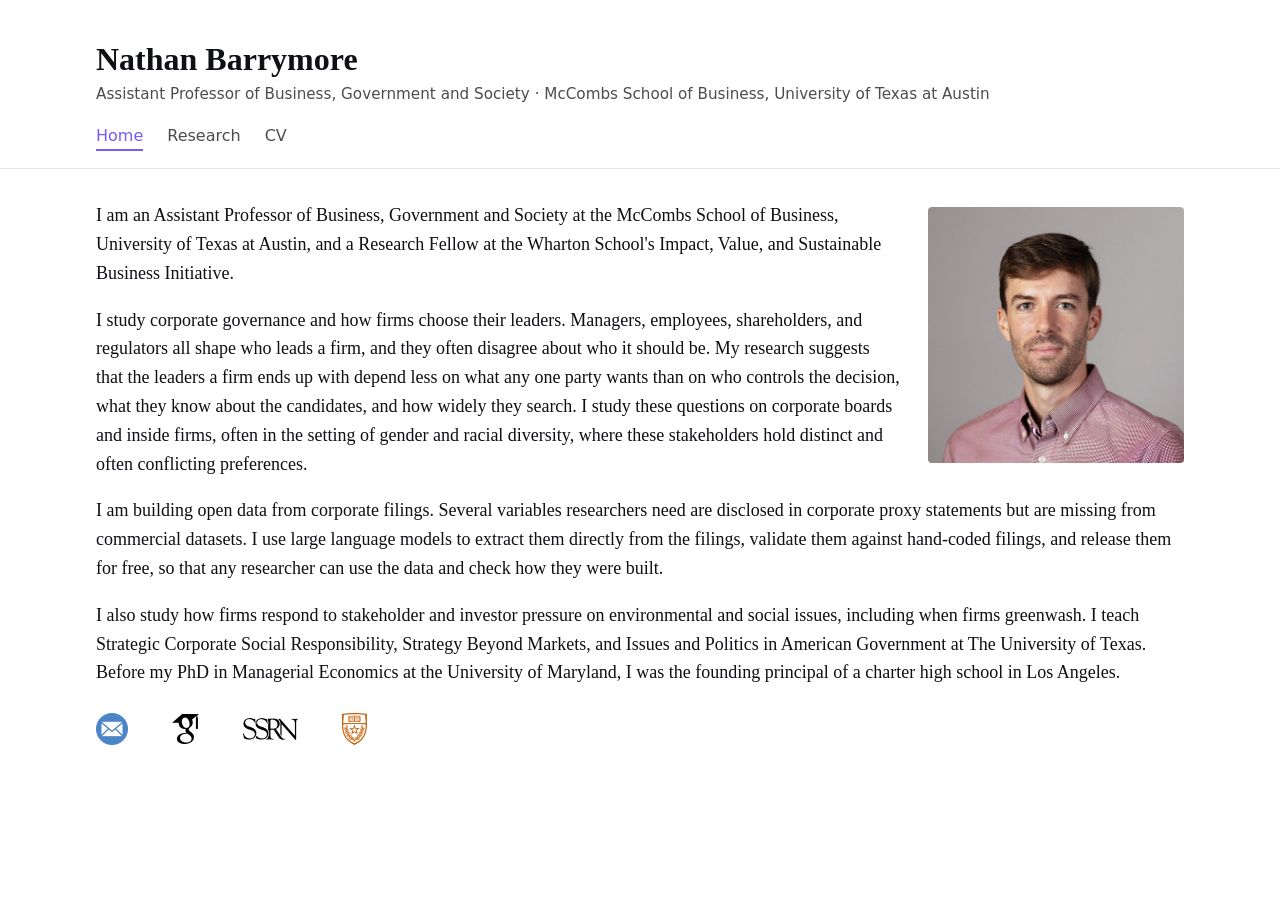
<file: docs/index.html>
<!doctype html>
<html lang="en">
<head>
  <meta charset="utf-8">
  <meta name="viewport" content="width=device-width, initial-scale=1">
  <title>Nathan Barrymore | UT Austin McCombs</title>
  <meta name="description" content="Nathan Barrymore, Assistant Professor of Business, Government and Society at the McCombs School of Business, University of Texas at Austin, studies corporate governance and how firms choose their leaders.">
  <link rel="canonical" href="https://nathanbarrymore.com/">
  <meta property="og:type" content="website">
  <meta property="og:site_name" content="Nathan Barrymore">
  <meta property="og:title" content="Nathan Barrymore | UT Austin McCombs">
  <meta property="og:description" content="I study corporate governance and how firms choose their leaders.">
  <meta property="og:url" content="https://nathanbarrymore.com/">
  <meta property="og:image" content="https://nathanbarrymore.com/images/og.jpg">
  <meta name="twitter:card" content="summary_large_image">
  <link rel="icon" href="favicon.ico" sizes="any">
  <link rel="icon" href="favicon-32.png" type="image/png">
  <link rel="apple-touch-icon" href="apple-touch-icon.png">
  <link rel="stylesheet" href="style.css">
</head>
<body>
  <header class="site-header">
    <div class="wrap">
      <h1 class="site-name"><a href="index.html">Nathan Barrymore</a></h1>
      <p class="site-title">Assistant Professor of Business, Government and Society · McCombs School of Business, University of Texas at Austin</p>
      <nav class="site-nav" aria-label="Main">
        <ul>
          <li><a href="index.html" aria-current="page">Home</a></li>
          <li><a href="research/index.html">Research</a></li>
          <li><a href="cv/Barrymore-CV.pdf">CV</a></li>
        </ul>
      </nav>
    </div>
  </header>

  <main class="wrap">
    <img class="headshot" src="images/headshot.jpg" width="540" height="540" alt="Portrait of Nathan Barrymore">

    <p>I am an Assistant Professor of Business, Government and Society at the McCombs School of Business, University of Texas at Austin, and a Research Fellow at the Wharton School's Impact, Value, and Sustainable Business Initiative.</p>

    <p>I study corporate governance and how firms choose their leaders. Managers, employees, shareholders, and regulators all shape who leads a firm, and they often disagree about who it should be. My research suggests that the leaders a firm ends up with depend less on what any one party wants than on who controls the decision, what they know about the candidates, and how widely they search. I study these questions on corporate boards and inside firms, often in the setting of gender and racial diversity, where these stakeholders hold distinct and often conflicting preferences.</p>

    <!-- CDD-LAUNCH -->
    <p>I am building open data from corporate filings. Several variables researchers need are disclosed in corporate proxy statements but are missing from commercial datasets. I use large language models to extract them directly from the filings, validate them against hand-coded filings, and release them for free, so that any researcher can use the data and check how they were built.</p>

    <p>I also study how firms respond to stakeholder and investor pressure on environmental and social issues, including when firms greenwash. I teach Strategic Corporate Social Responsibility, Strategy Beyond Markets, and Issues and Politics in American Government at The University of Texas. Before my PhD in Managerial Economics at the University of Maryland, I was the founding principal of a charter high school in Los Angeles.</p>

    <p class="profile-links">
      <a href="mailto:nathan.barrymore@mccombs.utexas.edu" title="Email"><img src="images/icons/email.png" width="32" height="32" alt="Email"></a>
      <a href="https://scholar.google.com/citations?user=SlrwRSoAAAAJ" title="Google Scholar"><img src="images/icons/google-scholar.png" width="27" height="30" alt="Google Scholar"></a>
      <a href="https://papers.ssrn.com/sol3/cf_dev/AbsByAuth.cfm?per_id=2586665" title="SSRN"><img src="images/icons/ssrn.png" width="55" height="22" alt="SSRN"></a>
      <a href="https://www.mccombs.utexas.edu/faculty-and-research/faculty-directory/profile/?username=nb24468" title="McCombs faculty profile"><img src="images/icons/ut.png" width="25" height="32" alt="McCombs faculty profile"></a>    </p>
  </main>
</body>
</html>
</file>
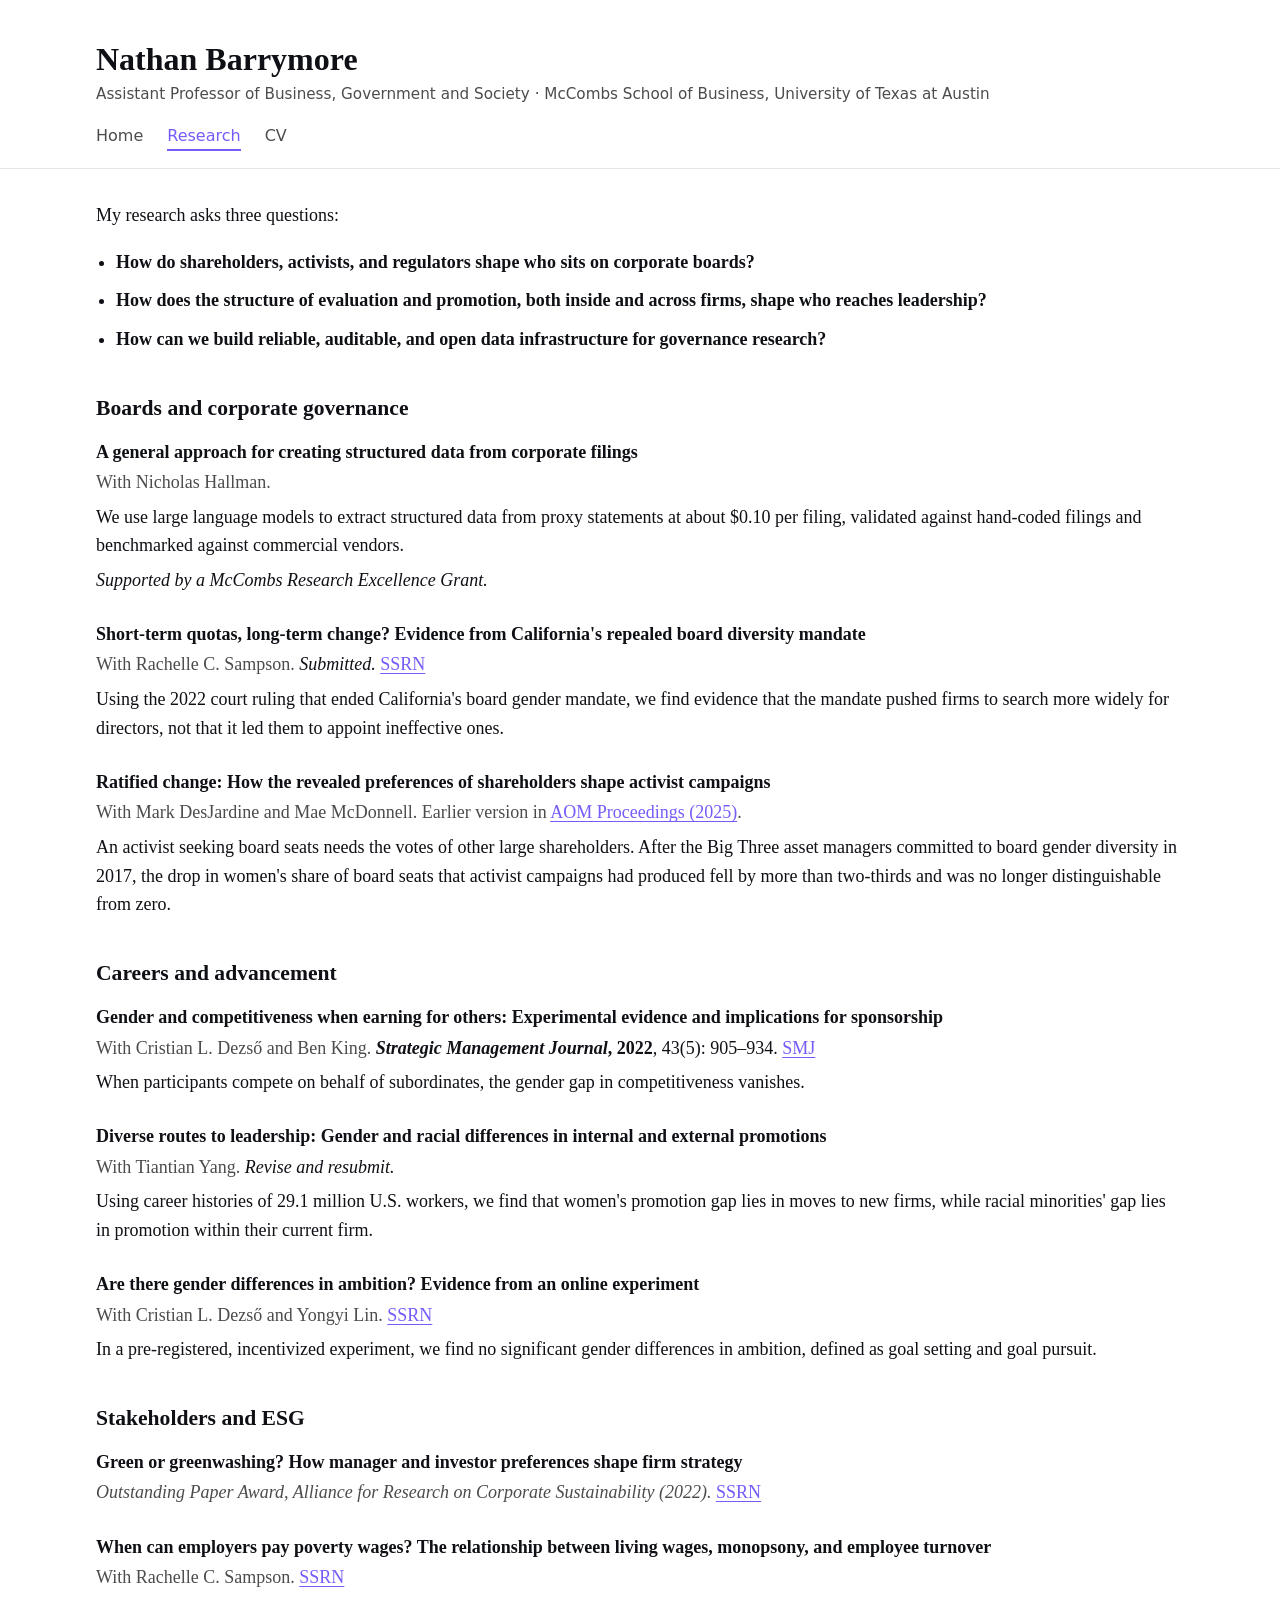
<file: docs/research/index.html>
<!doctype html>
<html lang="en">
<head>
  <meta charset="utf-8">
  <meta name="viewport" content="width=device-width, initial-scale=1">
  <title>Research | Nathan Barrymore</title>
  <meta name="description" content="Research by Nathan Barrymore on corporate boards and governance, advancement inside the firm, stakeholders and ESG, and open data from corporate filings.">
  <link rel="canonical" href="https://nathanbarrymore.com/research/">
  <meta property="og:type" content="website">
  <meta property="og:site_name" content="Nathan Barrymore">
  <meta property="og:title" content="Research | Nathan Barrymore">
  <meta property="og:description" content="How do shareholders, activists, and regulators shape who sits on corporate boards? How does the structure of evaluation and promotion, both inside and across firms, shape who reaches leadership? How can we build reliable, auditable, and open data infrastructure for governance research?">
  <meta property="og:url" content="https://nathanbarrymore.com/research/">
  <meta property="og:image" content="https://nathanbarrymore.com/images/og.jpg">
  <meta name="twitter:card" content="summary_large_image">
  <link rel="icon" href="../favicon.ico" sizes="any">
  <link rel="icon" href="../favicon-32.png" type="image/png">
  <link rel="apple-touch-icon" href="../apple-touch-icon.png">
  <link rel="stylesheet" href="../style.css">
</head>
<body>
  <header class="site-header">
    <div class="wrap">
      <p class="site-name"><a href="../index.html">Nathan Barrymore</a></p>
      <p class="site-title">Assistant Professor of Business, Government and Society · McCombs School of Business, University of Texas at Austin</p>
      <nav class="site-nav" aria-label="Main">
        <ul>
          <li><a href="../index.html">Home</a></li>
          <li><a href="index.html" aria-current="page">Research</a></li>
          <li><a href="../cv/Barrymore-CV.pdf">CV</a></li>
        </ul>
      </nav>
    </div>
  </header>

  <main class="wrap">
    <h1 class="visually-hidden">Research</h1>
    <p>My research asks three questions:</p>
    <ul class="questions">
      <li><strong>How do shareholders, activists, and regulators shape who sits on corporate boards?</strong></li>
      <li><strong>How does the structure of evaluation and promotion, both inside and across firms, shape who reaches leadership?</strong></li>
      <li><strong>How can we build reliable, auditable, and open data infrastructure for governance research?</strong></li>
    </ul>

    <!--
      Paper entry pattern (keep every entry the same):
      <article class="paper">
        <p class="paper-title">Title</p>
        <p class="paper-meta">With Coauthors. <span class="status">Status.</span> <a href="...">SSRN</a></p>
        <p class="paper-summary">One-line summary.</p>
      </article>
      Omit any line that has no content. Status is "Submitted." or "Revise and resubmit." only,
      never a journal name, except the published paper (venue in <span class="venue">).
    -->

    <h2 id="boards">Boards and corporate governance</h2>

    <!-- CDD-LAUNCH -->
    <article class="paper">
      <p class="paper-title">A general approach for creating structured data from corporate filings</p>
      <p class="paper-meta">With Nicholas Hallman.</p>
      <p class="paper-summary">We use large language models to extract structured data from proxy statements at about $0.10 per filing, validated against hand-coded filings and benchmarked against commercial vendors.</p>
      <p class="paper-note">Supported by a McCombs Research Excellence Grant.</p>
    </article>

    <article class="paper">
      <p class="paper-title">Short-term quotas, long-term change? Evidence from California's repealed board diversity mandate</p>
      <p class="paper-meta">With Rachelle C. Sampson. <span class="status">Submitted.</span> <a href="https://papers.ssrn.com/sol3/papers.cfm?abstract_id=7663159">SSRN</a></p>
      <p class="paper-summary">Using the 2022 court ruling that ended California's board gender mandate, we find evidence that the mandate pushed firms to search more widely for directors, not that it led them to appoint ineffective ones.</p>
    </article>

    <article class="paper">
      <p class="paper-title">Ratified change: How the revealed preferences of shareholders shape activist campaigns</p>
      <p class="paper-meta">With Mark DesJardine and Mae McDonnell. Earlier version in <a href="https://journals.aom.org/doi/10.5465/AMPROC.2025.11089abstract">AOM Proceedings (2025)</a>.</p>
      <p class="paper-summary">An activist seeking board seats needs the votes of other large shareholders. After the Big Three asset managers committed to board gender diversity in 2017, the drop in women's share of board seats that activist campaigns had produced fell by more than two-thirds and was no longer distinguishable from zero.</p>
    </article>

    <h2 id="careers">Careers and advancement</h2>

    <article class="paper">
      <p class="paper-title">Gender and competitiveness when earning for others: Experimental evidence and implications for sponsorship</p>
      <p class="paper-meta">With Cristian L. Dezső and Ben King. <span class="venue"><strong><em>Strategic Management Journal</em>, 2022</strong>, 43(5): 905–934.</span> <a href="https://onlinelibrary.wiley.com/doi/abs/10.1002/smj.3353">SMJ</a></p>
      <p class="paper-summary">When participants compete on behalf of subordinates, the gender gap in competitiveness vanishes.</p>
    </article>

    <article class="paper">
      <p class="paper-title">Diverse routes to leadership: Gender and racial differences in internal and external promotions</p>
      <p class="paper-meta">With Tiantian Yang. <span class="status">Revise and resubmit.</span></p>
      <p class="paper-summary">Using career histories of 29.1 million U.S. workers, we find that women's promotion gap lies in moves to new firms, while racial minorities' gap lies in promotion within their current firm.</p>
    </article>

    <article class="paper">
      <p class="paper-title">Are there gender differences in ambition? Evidence from an online experiment</p>
      <p class="paper-meta">With Cristian L. Dezső and Yongyi Lin. <a href="https://papers.ssrn.com/sol3/papers.cfm?abstract_id=5041399">SSRN</a></p>
      <p class="paper-summary">In a pre-registered, incentivized experiment, we find no significant gender differences in ambition, defined as goal setting and goal pursuit.</p>
    </article>

    <h2 id="esg">Stakeholders and ESG</h2>

    <article class="paper">
      <p class="paper-title">Green or greenwashing? How manager and investor preferences shape firm strategy</p>
      <p class="paper-meta"><em>Outstanding Paper Award, Alliance for Research on Corporate Sustainability (2022).</em> <a href="https://papers.ssrn.com/sol3/papers.cfm?abstract_id=4555581">SSRN</a></p>    </article>

    <article class="paper">
      <p class="paper-title">When can employers pay poverty wages? The relationship between living wages, monopsony, and employee turnover</p>
      <p class="paper-meta">With Rachelle C. Sampson. <a href="https://papers.ssrn.com/sol3/papers.cfm?abstract_id=4528041">SSRN</a></p>
    </article>
  </main>
</body>
</html>
</file>
<file: docs/style.css>
/* nathanbarrymore.com: one stylesheet for every page. */

/* Palette carried over from the old WordPress site: near-black text, gray nav,
   violet links, light-blue tint from the "NB" favicon. */
:root {
  --text: #0e1015;
  --muted: #4c4c4c;
  --rule: #e5e5e5;
  --accent: #745cf9;        /* old site's link color; 4.5:1 on white */
  --banner-bg: #edf7ff;
  --bg: #ffffff;
  --serif: Charter, "Bitstream Charter", "Sitka Text", Cambria, Georgia, serif;
  --sans: system-ui, -apple-system, "Segoe UI", Roboto, "Helvetica Neue", Arial, sans-serif;
}

* { box-sizing: border-box; }

html { -webkit-text-size-adjust: 100%; }

body {
  margin: 0;
  background: var(--bg);
  color: var(--text);
  font-family: var(--serif);
  font-size: 1.125rem;
  line-height: 1.6;
}

a { color: var(--accent); text-underline-offset: 0.15em; }
a:hover { text-decoration-thickness: 2px; }
a:focus-visible { outline: 2px solid var(--accent); outline-offset: 2px; }

.wrap {
  max-width: 70rem;
  margin: 0 auto;
  padding: 0 1rem;
}

/* Header: name, title, nav */

.site-header {
  padding: 2.5rem 0 1.25rem;
  border-bottom: 1px solid var(--rule);
  margin-bottom: 2rem;
}

.site-name {
  margin: 0;
  font-size: 2rem;
  font-weight: 600;
  line-height: 1.2;
}
.site-name a { color: inherit; text-decoration: none; }

.site-title {
  margin: 0.25rem 0 1rem;
  font-family: var(--sans);
  font-size: 0.95rem;
  color: var(--muted);
}

.site-nav ul {
  display: flex;
  flex-wrap: wrap;
  gap: 0.25rem 1.5rem;
  margin: 0;
  padding: 0;
  list-style: none;
  font-family: var(--sans);
  font-size: 1rem;
}
.site-nav a { color: var(--muted); text-decoration: none; padding: 0.25rem 0; }
.site-nav a:hover { color: var(--accent); }
.site-nav a[aria-current="page"] {
  color: var(--accent);
  border-bottom: 2px solid var(--accent);
}

main { padding-bottom: 4rem; }

h2 {
  margin: 2.5rem 0 1rem;
  font-size: 1.35rem;
  font-weight: 600;
  line-height: 1.3;
}

/* Home */

.banner {
  margin: 0 0 2rem;
  padding: 0.9rem 1.1rem;
  background: var(--banner-bg);
  border-left: 4px solid var(--accent);
}
.banner p { margin: 0; }

.headshot {
  float: right;
  width: 16rem;
  height: auto;
  margin: 0.35rem 0 1rem 1.75rem;
  border-radius: 4px;
}

.profile-links {
  clear: both;
  padding-top: 0.5rem;
  font-family: var(--sans);
  font-size: 1rem;
}
.profile-links { display: flex; align-items: center; gap: 2.75rem; }
.profile-links img { display: block; }
.profile-links a:hover img { opacity: 0.75; }

@media (max-width: 36rem) {
  body { font-size: 1.0625rem; }
  .site-header { padding-top: 1.75rem; }
  .site-name { font-size: 1.7rem; }
  .headshot { float: none; display: block; width: 11rem; margin: 0 0 1.25rem; }
}

/* Research: one pattern per paper so entries are easy to add and edit */

.questions { padding-left: 1.25rem; }
.questions li { margin-bottom: 0.6rem; }

.paper { margin: 0 0 1.6rem; }
.paper-title { margin: 0; font-weight: 600; }
.paper-meta { margin: 0.1rem 0 0; color: var(--muted); }
.paper-meta .status { font-style: italic; color: var(--text); }
.paper-meta .venue { color: var(--text); }
.paper-summary { margin: 0.35rem 0 0; }
.paper-note { margin: 0.35rem 0 0; font-style: italic; }

/* Data */

.data-card {
  padding: 1.25rem 1.5rem;
  border: 1px solid var(--rule);
  border-radius: 6px;
}
.data-card h2 { margin-top: 0; }
.data-card .coming { color: var(--muted); font-style: italic; margin-bottom: 0; }

.visually-hidden {
  position: absolute;
  width: 1px;
  height: 1px;
  overflow: hidden;
  clip: rect(0 0 0 0);
  white-space: nowrap;
}

/* Visible draft marker. Nothing marked .todo should be on the live site. */
.todo {
  background: #fff3a8;
  color: #000;
  font-family: var(--sans);
  font-size: 0.9rem;
  padding: 0.1rem 0.35rem;
}
</file>
